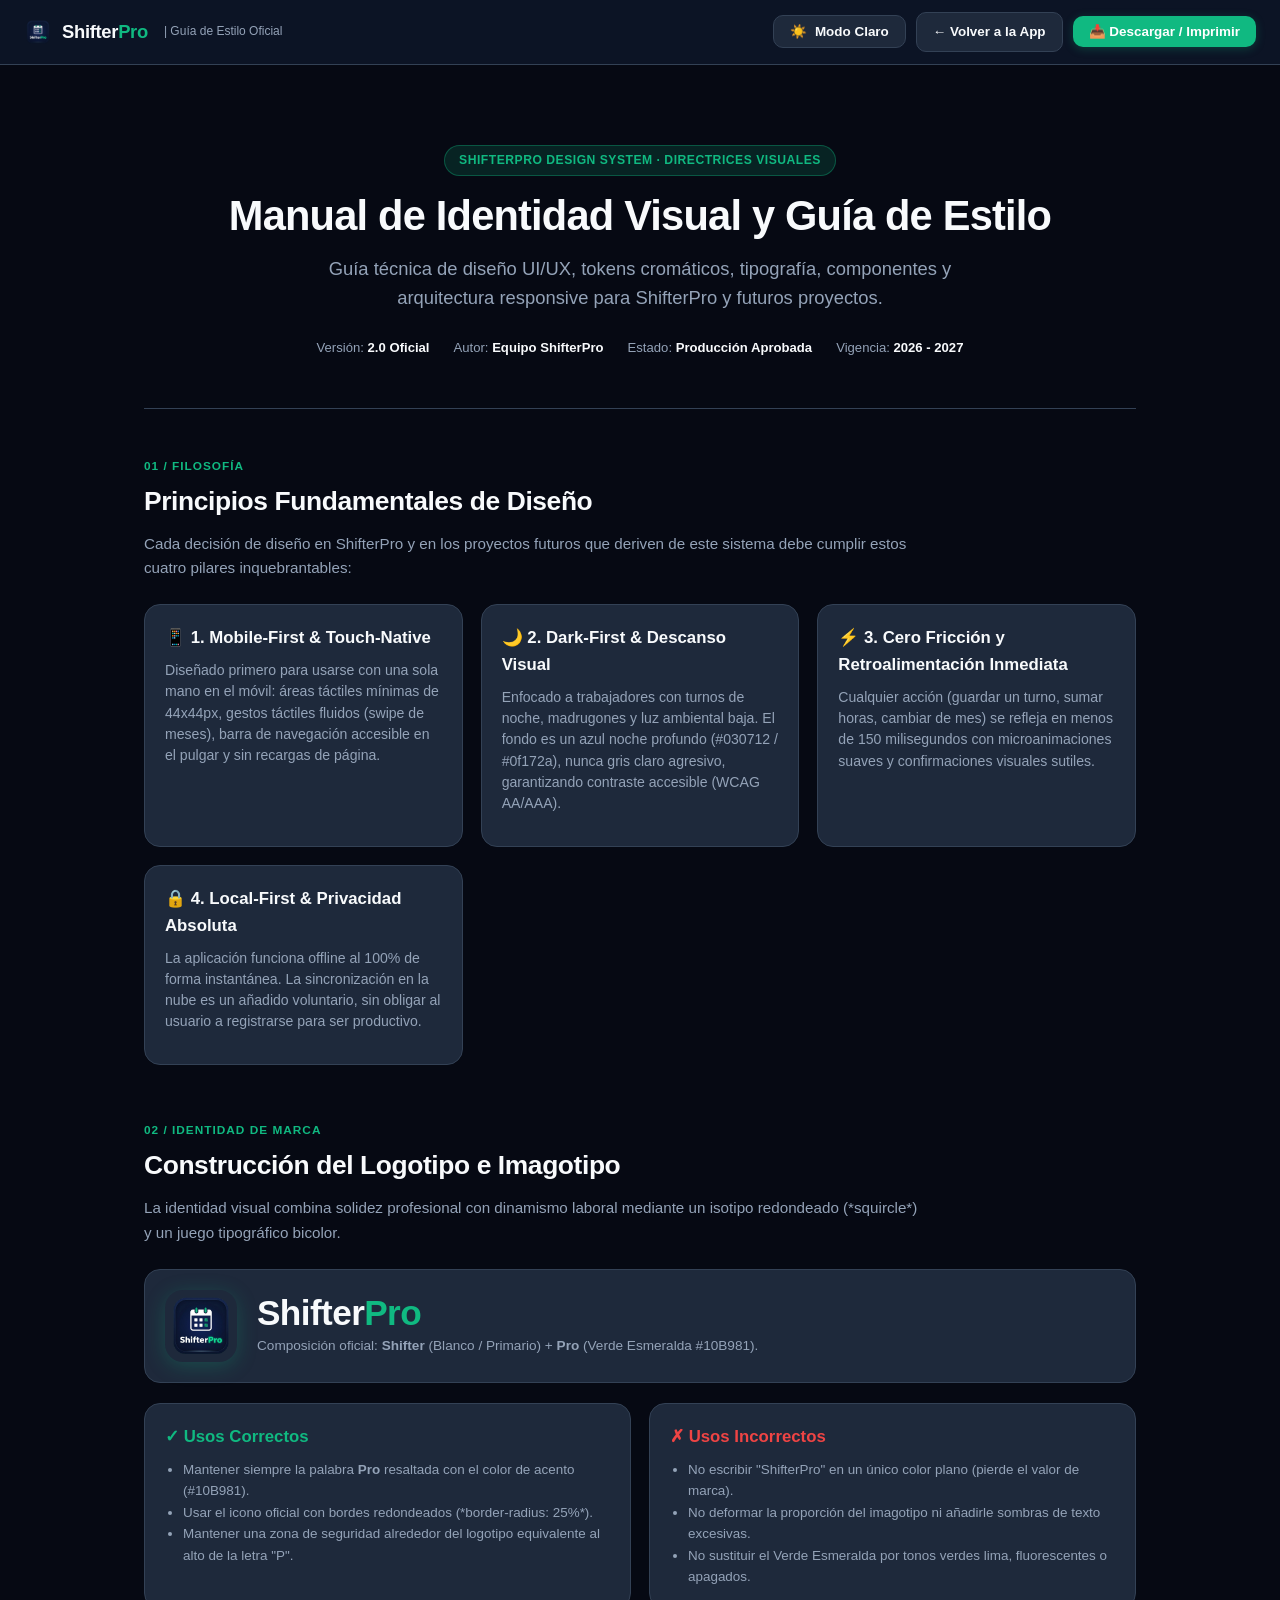
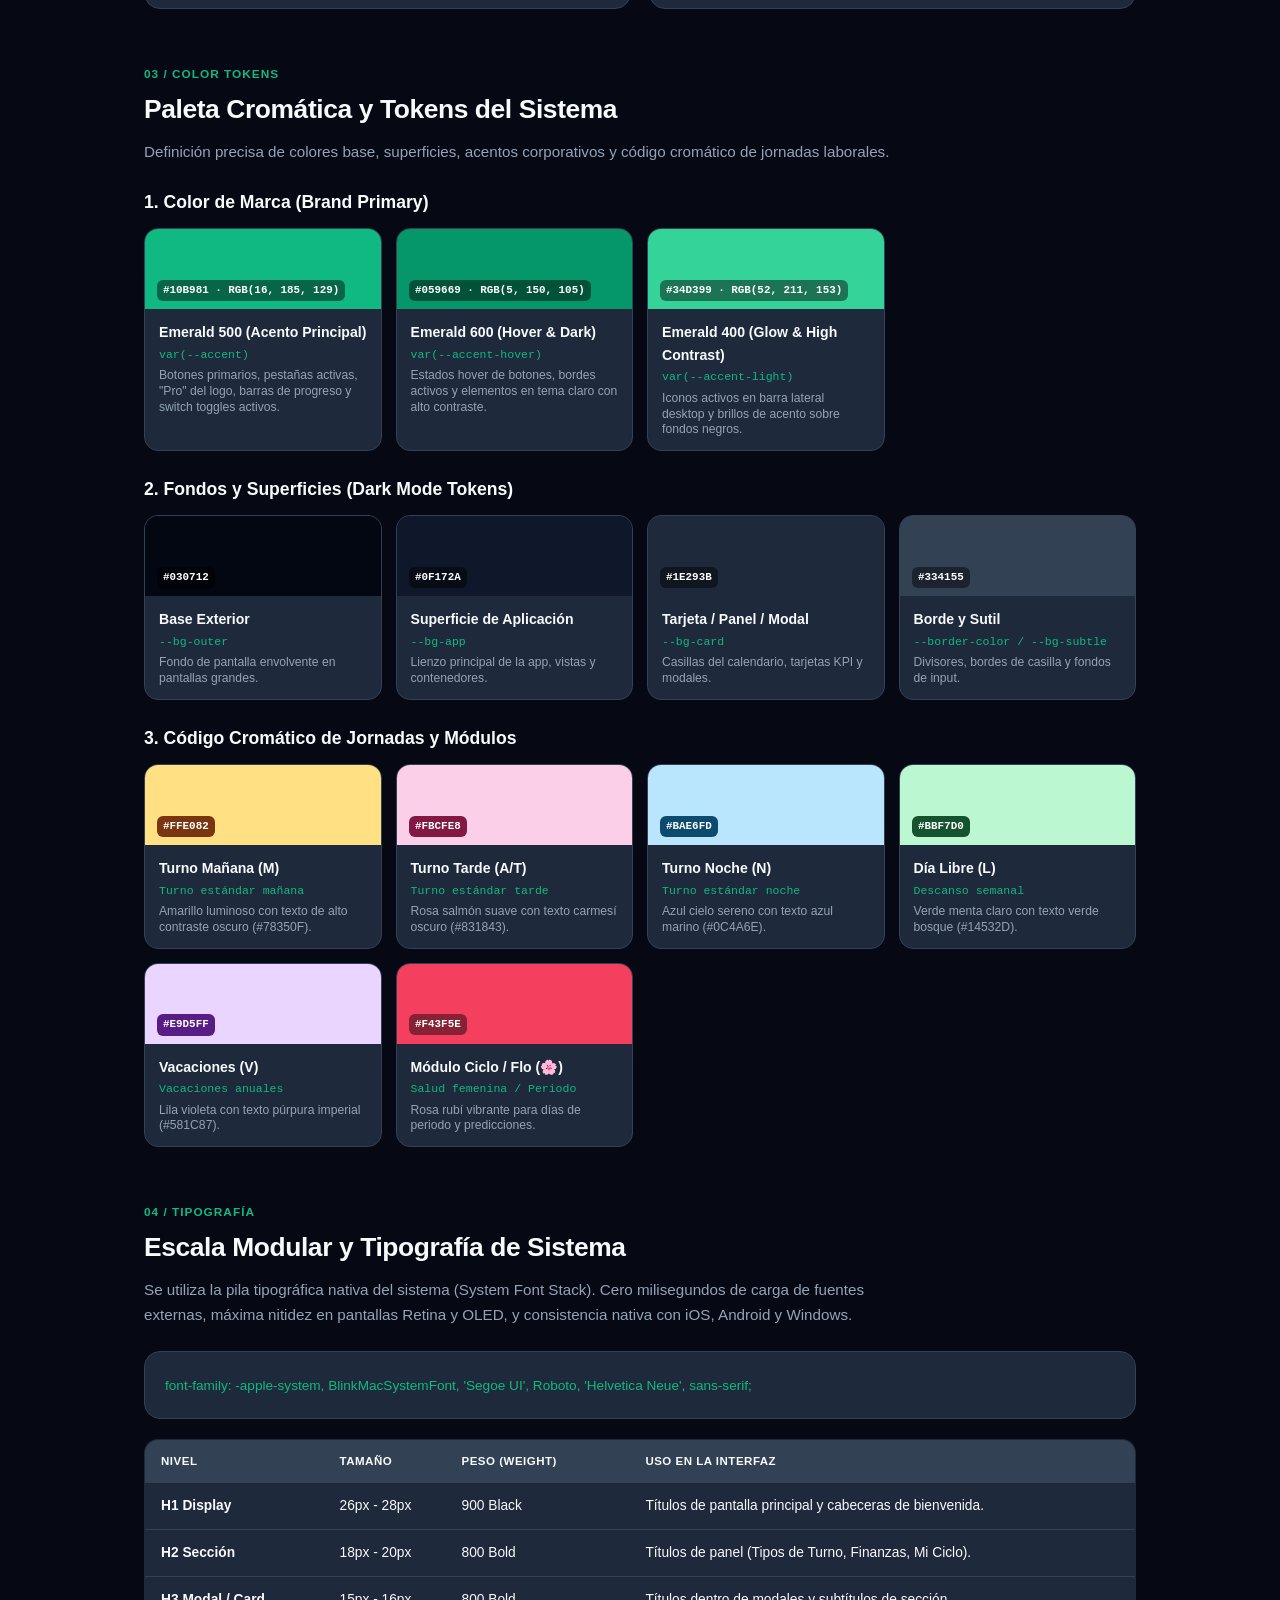
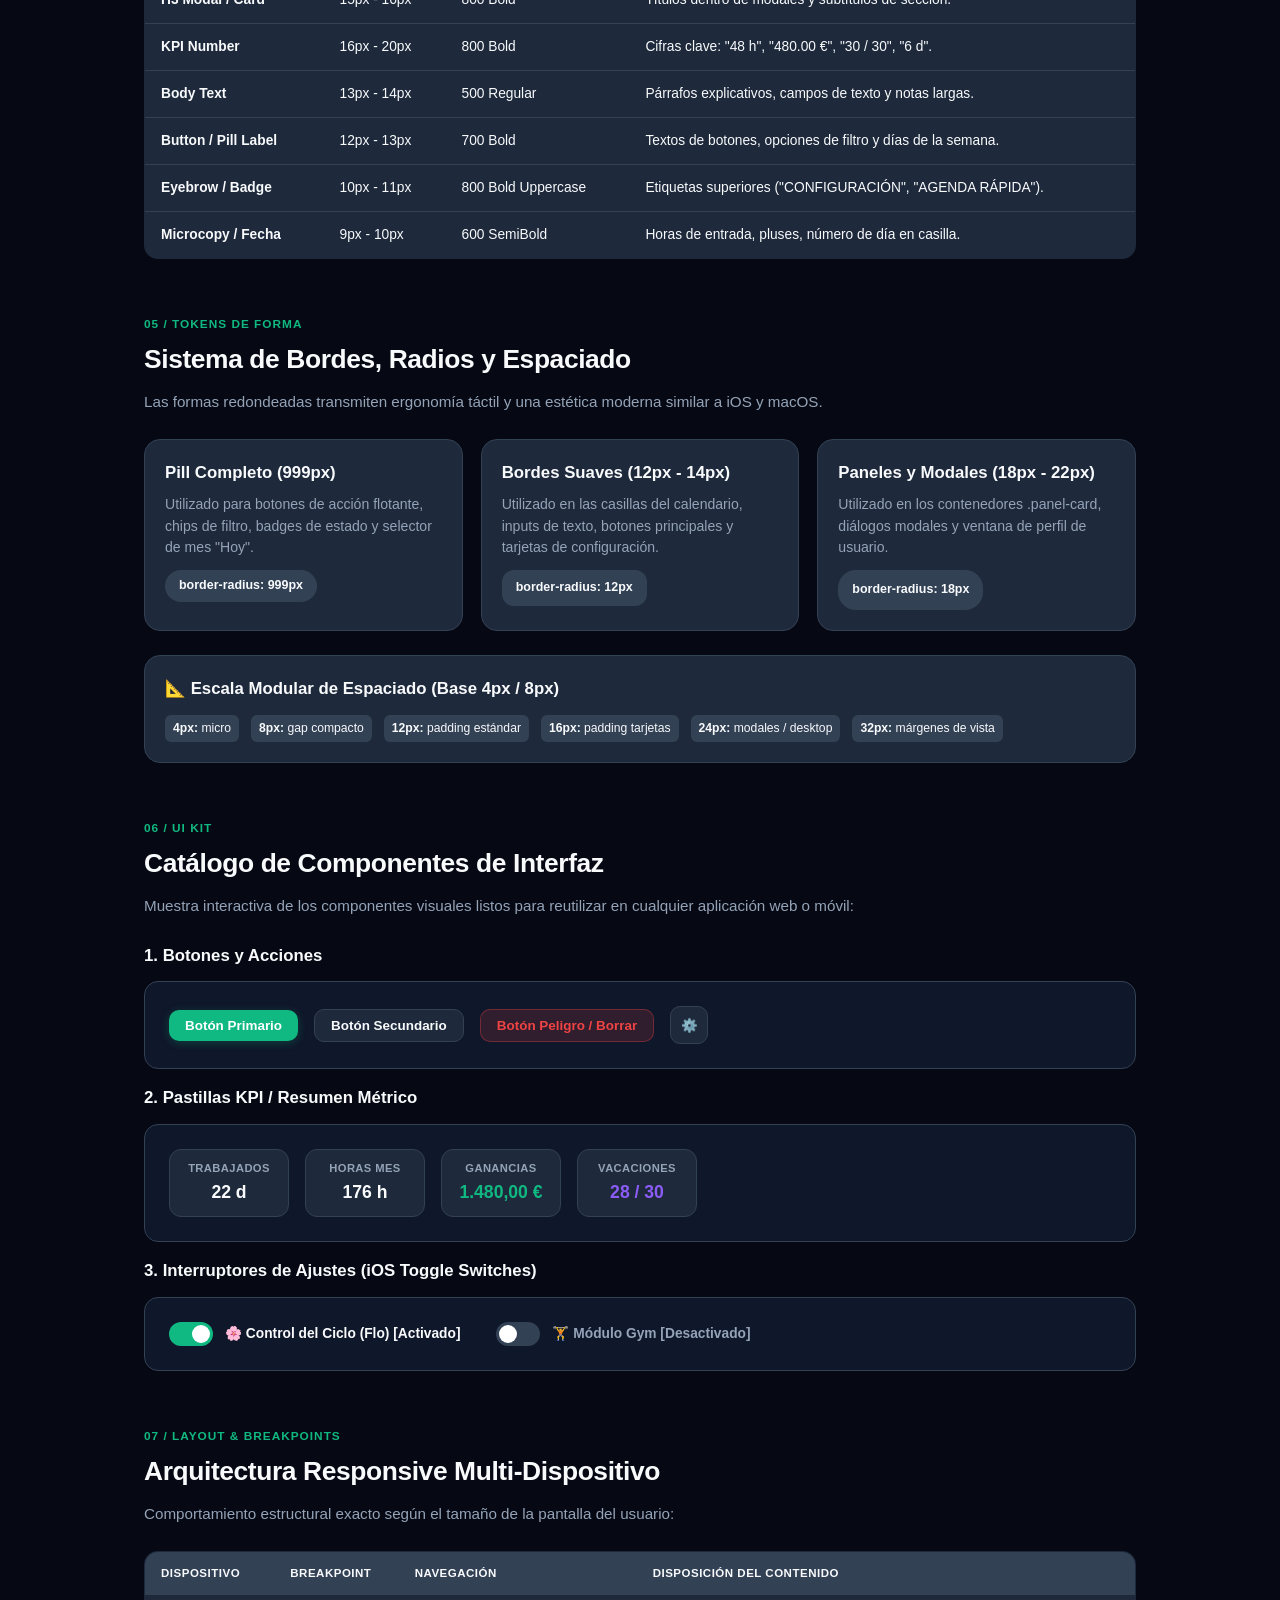
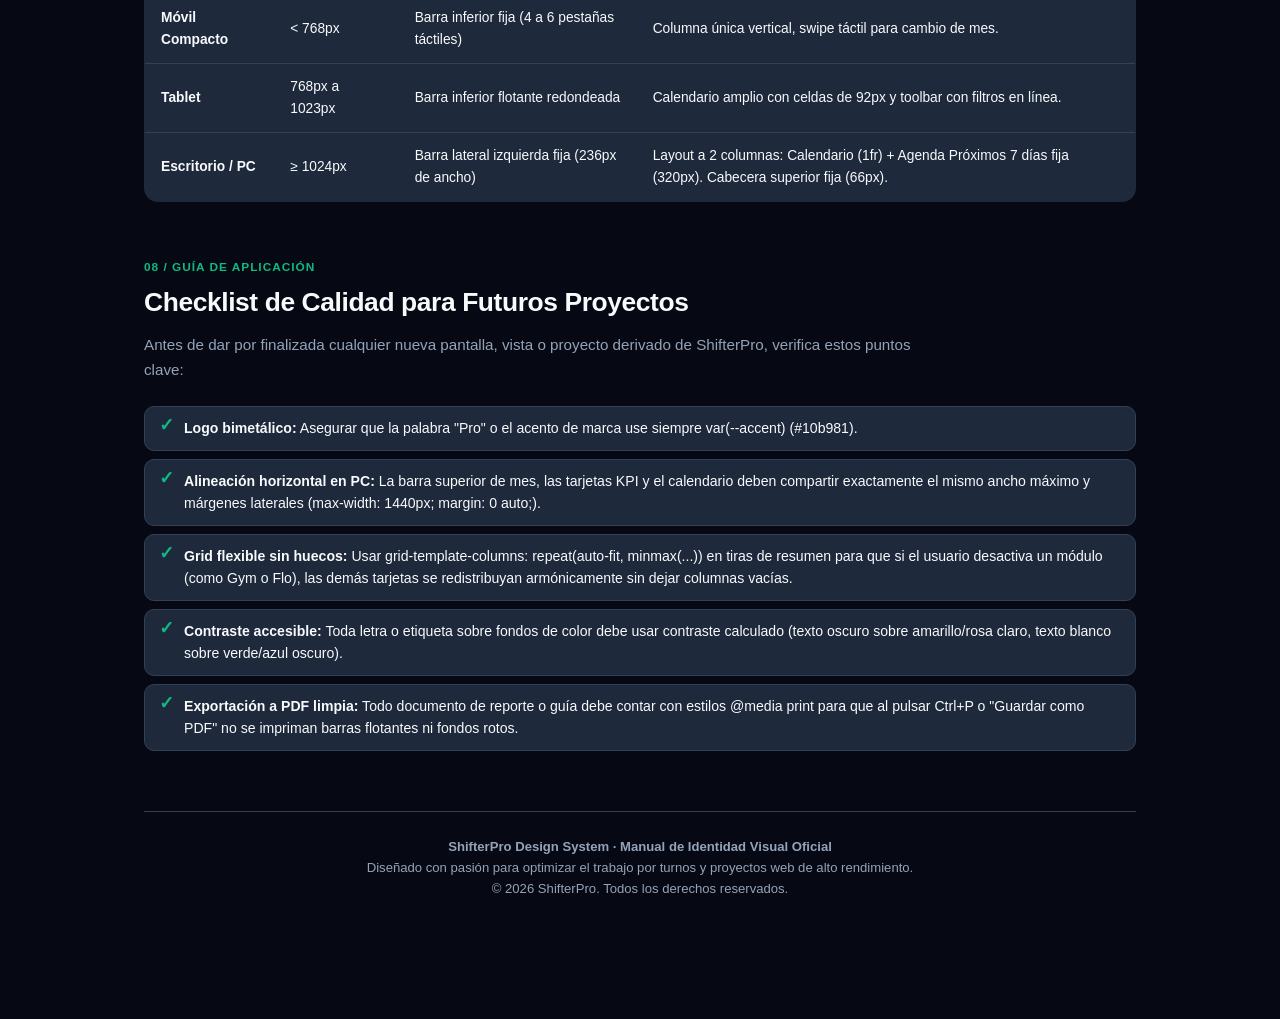
<file: guia-estilo.html>
<!DOCTYPE html>
<html lang="es" data-theme="dark">
<head>
    <meta charset="UTF-8">
    <meta name="viewport" content="width=device-width, initial-scale=1.0">
    <title>Guía de Estilo Oficial · ShifterPro Design System</title>
    <link rel="icon" type="image/png" href="icono.png">
    <style>
        :root {
            --font-family: -apple-system, BlinkMacSystemFont, 'Segoe UI', Roboto, Helvetica, Arial, sans-serif;
            
            /* Paleta Dark (Principal) */
            --bg-base: #060913;
            --bg-surface: #0f172a;
            --bg-card: #1e293b;
            --bg-subtle: #334155;
            --border: #334155;
            --text-main: #f8fafc;
            --text-muted: #94a3b8;
            
            /* Acentos de Marca */
            --accent: #10b981;
            --accent-hover: #059669;
            --accent-glow: rgba(16, 185, 129, 0.25);
            
            /* Colores Semánticos */
            --danger: #ef4444;
            --warning: #f59e0b;
            --info: #38bdf8;
            --purple: #8b5cf6;
            --pink: #f43f5e;
            
            /* Turnos */
            --shift-manana: #ffe082;
            --shift-tarde: #fbcfe8;
            --shift-noche: #bae6fd;
            --shift-vacaciones: #e9d5ff;
            --shift-libre: #bbf7d0;
        }

        :root[data-theme="light"] {
            --bg-base: #f1f5f9;
            --bg-surface: #f8fafc;
            --bg-card: #ffffff;
            --bg-subtle: #e2e8f0;
            --border: #cbd5e1;
            --text-main: #0f172a;
            --text-muted: #64748b;
            --accent: #10b981;
            --accent-hover: #047857;
            --accent-glow: rgba(16, 185, 129, 0.15);
        }

        * {
            box-sizing: border-box;
            margin: 0;
            padding: 0;
            font-family: var(--font-family);
        }

        body {
            background-color: var(--bg-base);
            color: var(--text-main);
            line-height: 1.6;
            padding-bottom: 80px;
            transition: background 0.2s ease, color 0.2s ease;
        }

        /* BARRA SUPERIOR FLOTANTE DE ACCIONES */
        .top-action-bar {
            position: sticky;
            top: 0;
            z-index: 999;
            background: rgba(15, 23, 42, 0.85);
            -webkit-backdrop-filter: blur(12px);
            backdrop-filter: blur(12px);
            border-bottom: 1px solid var(--border);
            padding: 12px 24px;
            display: flex;
            align-items: center;
            justify-content: space-between;
            gap: 16px;
        }

        :root[data-theme="light"] .top-action-bar {
            background: rgba(255, 255, 255, 0.9);
        }

        .top-action-bar__left {
            display: flex;
            align-items: center;
            gap: 10px;
        }

        .brand-title {
            font-size: 1.15rem;
            font-weight: 800;
            letter-spacing: -0.3px;
        }

        .brand-title span {
            color: var(--accent);
        }

        .btn-group {
            display: flex;
            align-items: center;
            gap: 10px;
        }

        .btn {
            display: inline-flex;
            align-items: center;
            gap: 8px;
            padding: 8px 16px;
            border-radius: 10px;
            font-size: 0.84rem;
            font-weight: 700;
            cursor: pointer;
            border: none;
            transition: all 0.15s ease;
            text-decoration: none;
        }

        .btn--primary {
            background: var(--accent);
            color: #ffffff;
            box-shadow: 0 2px 10px var(--accent-glow);
        }

        .btn--primary:hover {
            background: var(--accent-hover);
            transform: translateY(-1px);
        }

        .btn--outline {
            background: var(--bg-card);
            border: 1px solid var(--border);
            color: var(--text-main);
        }

        .btn--outline:hover {
            background: var(--bg-subtle);
        }

        /* CONTENEDOR PRINCIPAL */
        .doc-container {
            max-width: 1040px;
            margin: 0 auto;
            padding: 40px 24px;
        }

        /* PORTADA */
        .cover-header {
            text-align: center;
            padding: 40px 20px 50px;
            border-bottom: 1px solid var(--border);
            margin-bottom: 48px;
        }

        .cover-badge {
            display: inline-block;
            padding: 5px 14px;
            border-radius: 999px;
            background: rgba(16, 185, 129, 0.15);
            border: 1px solid rgba(16, 185, 129, 0.35);
            color: var(--accent);
            font-size: 0.76rem;
            font-weight: 800;
            text-transform: uppercase;
            letter-spacing: 0.5px;
            margin-bottom: 16px;
        }

        .cover-title {
            font-size: 2.6rem;
            font-weight: 900;
            line-height: 1.15;
            letter-spacing: -0.8px;
            margin-bottom: 14px;
        }

        .cover-title span {
            color: var(--accent);
        }

        .cover-subtitle {
            font-size: 1.15rem;
            color: var(--text-muted);
            max-width: 680px;
            margin: 0 auto 24px;
        }

        .metadata-strip {
            display: flex;
            justify-content: center;
            gap: 24px;
            font-size: 0.82rem;
            color: var(--text-muted);
            flex-wrap: wrap;
        }

        .metadata-item strong {
            color: var(--text-main);
        }

        /* SECCIONES Y CAPÍTULOS */
        .chapter {
            margin-bottom: 56px;
            scroll-margin-top: 80px;
        }

        .chapter__num {
            font-size: 0.74rem;
            font-weight: 800;
            color: var(--accent);
            text-transform: uppercase;
            letter-spacing: 1px;
            margin-bottom: 4px;
        }

        .chapter__title {
            font-size: 1.65rem;
            font-weight: 800;
            letter-spacing: -0.4px;
            margin-bottom: 10px;
            display: flex;
            align-items: center;
            gap: 10px;
        }

        .chapter__desc {
            font-size: 0.95rem;
            color: var(--text-muted);
            margin-bottom: 24px;
            max-width: 780px;
        }

        /* TARJETAS DE CONTENIDO */
        .card-grid {
            display: grid;
            grid-template-columns: repeat(auto-fit, minmax(280px, 1fr));
            gap: 18px;
            margin-bottom: 24px;
        }

        .panel-card {
            background: var(--bg-card);
            border: 1px solid var(--border);
            border-radius: 16px;
            padding: 20px;
            transition: all 0.15s ease;
        }

        .panel-card h4 {
            font-size: 1.05rem;
            font-weight: 800;
            margin-bottom: 8px;
            display: flex;
            align-items: center;
            gap: 8px;
        }

        .panel-card p {
            font-size: 0.88rem;
            color: var(--text-muted);
            margin-bottom: 12px;
            line-height: 1.5;
        }

        /* MUESTRAS DE COLOR */
        .color-palette-grid {
            display: grid;
            grid-template-columns: repeat(auto-fill, minmax(210px, 1fr));
            gap: 14px;
        }

        .color-card {
            background: var(--bg-card);
            border: 1px solid var(--border);
            border-radius: 14px;
            overflow: hidden;
        }

        .color-swatch {
            height: 80px;
            width: 100%;
            position: relative;
            display: flex;
            align-items: flex-end;
            padding: 8px 12px;
        }

        .color-swatch__badge {
            background: rgba(0, 0, 0, 0.45);
            -webkit-backdrop-filter: blur(4px);
            backdrop-filter: blur(4px);
            color: #ffffff;
            font-size: 0.68rem;
            font-weight: 700;
            padding: 2px 6px;
            border-radius: 6px;
            font-family: monospace;
        }

        .color-card__info {
            padding: 12px 14px;
        }

        .color-card__name {
            font-size: 0.88rem;
            font-weight: 800;
            color: var(--text-main);
            margin-bottom: 2px;
        }

        .color-card__token {
            font-size: 0.72rem;
            color: var(--accent);
            font-family: monospace;
            display: block;
            margin-bottom: 4px;
        }

        .color-card__use {
            font-size: 0.76rem;
            color: var(--text-muted);
            line-height: 1.3;
        }

        /* TABLA TIPOGRÁFICA */
        .spec-table {
            width: 100%;
            border-collapse: collapse;
            background: var(--bg-card);
            border: 1px solid var(--border);
            border-radius: 14px;
            overflow: hidden;
            margin-bottom: 20px;
        }

        .spec-table th, .spec-table td {
            padding: 12px 16px;
            text-align: left;
            border-bottom: 1px solid var(--border);
            font-size: 0.86rem;
        }

        .spec-table th {
            background: var(--bg-subtle);
            font-weight: 800;
            color: var(--text-main);
            text-transform: uppercase;
            font-size: 0.72rem;
            letter-spacing: 0.5px;
        }

        .spec-table tr:last-child td {
            border-bottom: none;
        }

        /* COMPONENTES EN VIVO */
        .component-demo-box {
            background: var(--bg-surface);
            border: 1px solid var(--border);
            border-radius: 14px;
            padding: 24px;
            display: flex;
            align-items: center;
            gap: 16px;
            flex-wrap: wrap;
            margin-bottom: 16px;
        }

        .kpi-pill {
            background: var(--bg-card);
            border: 1px solid var(--border);
            border-radius: 12px;
            padding: 10px 16px;
            display: inline-flex;
            flex-direction: column;
            align-items: center;
            min-width: 120px;
        }

        .kpi-pill__lbl {
            font-size: 0.7rem;
            font-weight: 700;
            color: var(--text-muted);
            text-transform: uppercase;
            letter-spacing: 0.4px;
        }

        .kpi-pill__val {
            font-size: 1.1rem;
            font-weight: 800;
            color: var(--text-main);
        }

        /* TOGGLE SWITCH ESTILO IOS */
        .demo-switch {
            position: relative;
            display: inline-block;
            width: 44px;
            height: 24px;
        }

        .demo-switch input { opacity: 0; width: 0; height: 0; }

        .demo-slider {
            position: absolute; cursor: pointer; top: 0; left: 0; right: 0; bottom: 0;
            background-color: var(--border);
            transition: .25s ease;
            border-radius: 999px;
        }

        .demo-slider:before {
            position: absolute; content: ""; height: 18px; width: 18px; left: 3px; bottom: 3px;
            background-color: #ffffff;
            transition: .25s ease;
            border-radius: 50%;
        }

        .demo-switch input:checked + .demo-slider { background-color: var(--accent); }
        .demo-switch input:checked + .demo-slider:before { transform: translateX(20px); }

        /* CHECKLIST */
        .checklist-item {
            display: flex;
            align-items: flex-start;
            gap: 10px;
            padding: 10px 14px;
            background: var(--bg-card);
            border: 1px solid var(--border);
            border-radius: 10px;
            margin-bottom: 8px;
            font-size: 0.88rem;
        }

        .checklist-item span {
            color: var(--accent);
            font-weight: 800;
            line-height: 1;
            font-size: 1.1rem;
        }

        /* FOOTER DEL DOCUMENTO */
        .doc-footer {
            margin-top: 60px;
            padding-top: 24px;
            border-top: 1px solid var(--border);
            text-align: center;
            font-size: 0.82rem;
            color: var(--text-muted);
        }

        /* MODAL DE SELECCIÓN: DESCARGAR PDF O IMPRIMIR */
        .export-modal-backdrop {
            position: fixed;
            top: 0;
            left: 0;
            width: 100vw;
            height: 100vh;
            background: rgba(10, 15, 29, 0.78);
            backdrop-filter: blur(6px);
            -webkit-backdrop-filter: blur(6px);
            z-index: 9999;
            display: none;
            align-items: center;
            justify-content: center;
            padding: 16px;
            box-sizing: border-box;
        }

        .export-modal-backdrop.is-open {
            display: flex;
            animation: fadeInExportModal 0.2s cubic-bezier(0.16, 1, 0.3, 1);
        }

        @keyframes fadeInExportModal {
            from { opacity: 0; transform: scale(0.96); }
            to { opacity: 1; transform: scale(1); }
        }

        .export-modal-card {
            background: var(--bg-card);
            border: 1px solid var(--border);
            border-radius: 18px;
            max-width: 520px;
            width: 100%;
            box-shadow: 0 20px 45px rgba(0, 0, 0, 0.5);
            overflow: hidden;
            display: flex;
            flex-direction: column;
        }

        .export-modal-header {
            display: flex;
            align-items: flex-start;
            justify-content: space-between;
            padding: 20px 24px 16px;
            border-bottom: 1px solid var(--border);
        }

        .export-modal-close {
            background: transparent;
            border: none;
            color: var(--text-muted);
            font-size: 1.5rem;
            cursor: pointer;
            line-height: 1;
            padding: 4px 8px;
            border-radius: 8px;
            transition: color 0.15s, background 0.15s;
        }

        .export-modal-close:hover {
            color: var(--text-main);
            background: var(--bg-subtle);
        }

        .export-modal-body {
            padding: 20px 24px;
            display: flex;
            flex-direction: column;
            gap: 14px;
        }

        .export-choice-card {
            display: flex;
            align-items: center;
            gap: 16px;
            padding: 16px 18px;
            background: var(--bg-subtle);
            border: 1.5px solid var(--border);
            border-radius: 14px;
            cursor: pointer;
            text-decoration: none;
            color: inherit;
            text-align: left;
            transition: all 0.2s ease;
            font-family: inherit;
            width: 100%;
            box-sizing: border-box;
        }

        .export-choice-card:hover {
            border-color: var(--accent);
            background: rgba(16, 185, 129, 0.08);
            transform: translateY(-2px);
            box-shadow: 0 4px 14px rgba(0, 0, 0, 0.15);
        }

        .export-choice-card--primary {
            border-color: rgba(16, 185, 129, 0.5);
        }

        .export-choice-icon {
            font-size: 2rem;
            line-height: 1;
            flex-shrink: 0;
        }

        .export-choice-content {
            flex: 1;
        }

        .export-choice-title {
            font-size: 1rem;
            font-weight: 800;
            color: var(--text-main);
            display: flex;
            align-items: center;
            gap: 8px;
        }

        .export-choice-badge {
            background: var(--accent);
            color: #ffffff;
            font-size: 0.65rem;
            font-weight: 800;
            text-transform: uppercase;
            letter-spacing: 0.5px;
            padding: 2px 7px;
            border-radius: 999px;
        }

        .export-choice-desc {
            font-size: 0.8rem;
            color: var(--text-muted);
            margin-top: 4px;
            line-height: 1.35;
        }

        .export-choice-arrow {
            font-size: 1.2rem;
            color: var(--accent);
            font-weight: bold;
            flex-shrink: 0;
            transition: transform 0.2s;
        }

        .export-choice-card:hover .export-choice-arrow {
            transform: translateX(4px);
        }

        .export-modal-footer {
            display: flex;
            justify-content: flex-end;
            padding: 12px 24px 16px;
            border-top: 1px solid var(--border);
            background: rgba(0, 0, 0, 0.04);
        }

        /* RESPONSIVE BARRA SUPERIOR */
        @media (max-width: 640px) {
            .top-action-bar {
                padding: 10px 14px;
                flex-wrap: wrap;
            }
            .top-action-bar__left {
                width: 100%;
                justify-content: space-between;
            }
            .btn-group {
                width: 100%;
                justify-content: space-between;
            }
            .btn {
                flex: 1;
                justify-content: center;
                padding: 8px 10px;
                font-size: 0.78rem;
            }
        }

        /* REGLAS EXCLUSIVAS PARA IMPRESIÓN Y EXPORTACIÓN A PDF */
        @media print {
            @page {
                size: A4 portrait;
                margin: 14mm 14mm 16mm 14mm;
            }

            body {
                background-color: #ffffff !important;
                color: #0f172a !important;
                padding-bottom: 0 !important;
                -webkit-print-color-adjust: exact !important;
                print-color-adjust: exact !important;
            }

            .top-action-bar,
            .export-modal-backdrop {
                display: none !important;
            }

            .doc-container {
                max-width: 100% !important;
                padding: 0 !important;
            }

            .cover-header {
                padding-top: 10px;
                margin-bottom: 24px;
                border-bottom: 2px solid #0f172a;
            }

            .cover-title {
                font-size: 2.2rem;
                color: #0f172a !important;
            }

            .cover-title span {
                color: #059669 !important;
            }

            .cover-badge {
                border-color: #059669 !important;
                color: #059669 !important;
                background: #ecfdf5 !important;
            }

            .chapter {
                page-break-inside: avoid;
                margin-bottom: 30px;
            }

            .chapter--pagebreak {
                page-break-before: always;
            }

            .panel-card, .color-card, .spec-table, .checklist-item, .component-demo-box {
                background: #ffffff !important;
                border: 1px solid #cbd5e1 !important;
                color: #0f172a !important;
                box-shadow: none !important;
            }

            .panel-card p, .chapter__desc, .color-card__use, .cover-subtitle, .spec-table td {
                color: #475569 !important;
            }

            .spec-table th {
                background: #f1f5f9 !important;
                color: #0f172a !important;
            }

            .color-card {
                page-break-inside: avoid;
            }

            .color-swatch {
                border-bottom: 1px solid #e2e8f0;
            }

            .color-swatch__badge {
                background: #ffffff !important;
                color: #0f172a !important;
                border: 1px solid #94a3b8;
            }

            .doc-footer {
                page-break-after: avoid;
            }
        }
    </style>
</head>
<body>

    <!-- BARRA SUPERIOR PARA INTERACCIÓN Y EXPORTACIÓN -->
    <header class="top-action-bar">
        <div class="top-action-bar__left">
            <img src="icono.png" alt="ShifterPro" style="width: 28px; height: 28px; border-radius: 7px; object-fit: cover;">
            <div class="brand-title">Shifter<span>Pro</span></div>
            <span style="font-size: 0.75rem; color: var(--text-muted); margin-left: 6px;">| Guía de Estilo Oficial</span>
        </div>
        <div class="btn-group">
            <button type="button" class="btn btn--outline" id="btnToggleGuideTheme" title="Alternar modo claro / oscuro">
                <span id="themeBtnIcon">☀️</span> Modo Claro
            </button>
            <a href="index.html" class="btn btn--outline">
                ← Volver a la App
            </a>
            <button type="button" class="btn btn--primary" id="btnOpenExportModal" title="Opciones para descargar archivo PDF o imprimir">
                📥 Descargar / Imprimir
            </button>
        </div>
    </header>

    <!-- MODAL DE ELECCIÓN: DESCARGAR ARCHIVO PDF O IMPRIMIR -->
    <div id="exportChoiceModal" class="export-modal-backdrop" aria-hidden="true">
        <div class="export-modal-card" role="dialog" aria-modal="true" aria-labelledby="exportModalTitle">
            <div class="export-modal-header">
                <div>
                    <h3 id="exportModalTitle" style="margin: 0; font-size: 1.15rem; font-weight: 800; color: var(--text-main);">
                        📄 Exportar Guía de Estilo
                    </h3>
                    <p style="margin: 4px 0 0; font-size: 0.82rem; color: var(--text-muted);">
                        ¿Cómo deseas obtener este documento?
                    </p>
                </div>
                <button type="button" class="export-modal-close" id="btnCloseExportModal" aria-label="Cerrar modal">&times;</button>
            </div>

            <div class="export-modal-body">
                <!-- OPCION 1: DESCARGAR ARCHIVO PDF OFICIAL -->
                <a href="Guia_de_Estilo_ShifterPro.pdf" download="Guia_de_Estilo_ShifterPro.pdf" class="export-choice-card export-choice-card--primary" id="btnDownloadPdfChoice">
                    <div class="export-choice-icon">📥</div>
                    <div class="export-choice-content">
                        <div class="export-choice-title">
                            Descargar archivo PDF
                            <span class="export-choice-badge">Recomendado</span>
                        </div>
                        <div class="export-choice-desc">
                            Descarga directa del documento PDF oficial ya maquetado y con diseño de alta resolución (953 KB), listo para guardar o consultar offline.
                        </div>
                    </div>
                    <div class="export-choice-arrow">➔</div>
                </a>

                <!-- OPCION 2: IMPRIMIR DOCUMENTO / DIALOGO NATIVO -->
                <button type="button" class="export-choice-card" id="btnPrintChoice">
                    <div class="export-choice-icon">🖨️</div>
                    <div class="export-choice-content">
                        <div class="export-choice-title">
                            Imprimir documento
                        </div>
                        <div class="export-choice-desc">
                            Abre la ventana de impresión de tu navegador para imprimir en papel físico o elegir tu propia impresora.
                        </div>
                    </div>
                    <div class="export-choice-arrow">➔</div>
                </button>
            </div>

            <div class="export-modal-footer">
                <button type="button" class="btn btn--outline" id="btnCancelExportModal">Cancelar</button>
            </div>
        </div>
    </div>

    <div class="doc-container">

        <!-- PORTADA OFICIAL -->
        <div class="cover-header">
            <span class="cover-badge">ShifterPro Design System · Directrices Visuales</span>
            <h1 class="cover-title">Manual de Identidad Visual y Guía de Estilo</h1>
            <p class="cover-subtitle">
                Guía técnica de diseño UI/UX, tokens cromáticos, tipografía, componentes y arquitectura responsive para ShifterPro y futuros proyectos.
            </p>
            <div class="metadata-strip">
                <div class="metadata-item">Versión: <strong>2.0 Oficial</strong></div>
                <div class="metadata-item">Autor: <strong>Equipo ShifterPro</strong></div>
                <div class="metadata-item">Estado: <strong>Producción Aprobada</strong></div>
                <div class="metadata-item">Vigencia: <strong>2026 - 2027</strong></div>
            </div>
        </div>

        <!-- CAPÍTULO 1: PRINCIPIOS DE DISEÑO -->
        <section class="chapter">
            <div class="chapter__num">01 / FILOSOFÍA</div>
            <h2 class="chapter__title">Principios Fundamentales de Diseño</h2>
            <p class="chapter__desc">
                Cada decisión de diseño en ShifterPro y en los proyectos futuros que deriven de este sistema debe cumplir estos cuatro pilares inquebrantables:
            </p>

            <div class="card-grid">
                <div class="panel-card">
                    <h4>📱 1. Mobile-First & Touch-Native</h4>
                    <p>Diseñado primero para usarse con una sola mano en el móvil: áreas táctiles mínimas de 44x44px, gestos táctiles fluidos (swipe de meses), barra de navegación accesible en el pulgar y sin recargas de página.</p>
                </div>
                <div class="panel-card">
                    <h4>🌙 2. Dark-First & Descanso Visual</h4>
                    <p>Enfocado a trabajadores con turnos de noche, madrugones y luz ambiental baja. El fondo es un azul noche profundo (#030712 / #0f172a), nunca gris claro agresivo, garantizando contraste accesible (WCAG AA/AAA).</p>
                </div>
                <div class="panel-card">
                    <h4>⚡ 3. Cero Fricción y Retroalimentación Inmediata</h4>
                    <p>Cualquier acción (guardar un turno, sumar horas, cambiar de mes) se refleja en menos de 150 milisegundos con microanimaciones suaves y confirmaciones visuales sutiles.</p>
                </div>
                <div class="panel-card">
                    <h4>🔒 4. Local-First & Privacidad Absoluta</h4>
                    <p>La aplicación funciona offline al 100% de forma instantánea. La sincronización en la nube es un añadido voluntario, sin obligar al usuario a registrarse para ser productivo.</p>
                </div>
            </div>
        </section>

        <!-- CAPÍTULO 2: LOGO E IDENTIDAD -->
        <section class="chapter chapter--pagebreak">
            <div class="chapter__num">02 / IDENTIDAD DE MARCA</div>
            <h2 class="chapter__title">Construcción del Logotipo e Imagotipo</h2>
            <p class="chapter__desc">
                La identidad visual combina solidez profesional con dinamismo laboral mediante un isotipo redondeado (*squircle*) y un juego tipográfico bicolor.
            </p>

            <div class="panel-card" style="margin-bottom: 20px;">
                <div style="display: flex; align-items: center; gap: 20px; flex-wrap: wrap;">
                    <img src="icono.png" alt="ShifterPro" style="width: 72px; height: 72px; border-radius: 18px; box-shadow: 0 4px 20px rgba(16, 185, 129, 0.25);">
                    <div>
                        <div style="font-size: 2.2rem; font-weight: 900; letter-spacing: -0.6px; line-height: 1;">
                            Shifter<span style="color: var(--accent);">Pro</span>
                        </div>
                        <p style="margin: 6px 0 0; font-size: 0.85rem; color: var(--text-muted);">
                            Composición oficial: <strong>Shifter</strong> (Blanco / Primario) + <strong>Pro</strong> (Verde Esmeralda <code>#10B981</code>).
                        </p>
                    </div>
                </div>
            </div>

            <div class="card-grid">
                <div class="panel-card">
                    <h4 style="color: var(--accent);">✓ Usos Correctos</h4>
                    <ul style="font-size: 0.84rem; color: var(--text-muted); padding-left: 18px; line-height: 1.6;">
                        <li>Mantener siempre la palabra <strong>Pro</strong> resaltada con el color de acento (#10B981).</li>
                        <li>Usar el icono oficial con bordes redondeados (*border-radius: 25%*).</li>
                        <li>Mantener una zona de seguridad alrededor del logotipo equivalente al alto de la letra "P".</li>
                    </ul>
                </div>
                <div class="panel-card">
                    <h4 style="color: var(--danger);">✗ Usos Incorrectos</h4>
                    <ul style="font-size: 0.84rem; color: var(--text-muted); padding-left: 18px; line-height: 1.6;">
                        <li>No escribir "ShifterPro" en un único color plano (pierde el valor de marca).</li>
                        <li>No deformar la proporción del imagotipo ni añadirle sombras de texto excesivas.</li>
                        <li>No sustituir el Verde Esmeralda por tonos verdes lima, fluorescentes o apagados.</li>
                    </ul>
                </div>
            </div>
        </section>

        <!-- CAPÍTULO 3: PALETA DE COLORES -->
        <section class="chapter chapter--pagebreak">
            <div class="chapter__num">03 / COLOR TOKENS</div>
            <h2 class="chapter__title">Paleta Cromática y Tokens del Sistema</h2>
            <p class="chapter__desc">
                Definición precisa de colores base, superficies, acentos corporativos y código cromático de jornadas laborales.
            </p>

            <h3 style="font-size: 1.1rem; font-weight: 800; margin-bottom: 12px;">1. Color de Marca (Brand Primary)</h3>
            <div class="color-palette-grid" style="margin-bottom: 24px;">
                <div class="color-card">
                    <div class="color-swatch" style="background: #10b981;">
                        <span class="color-swatch__badge">#10B981 · RGB(16, 185, 129)</span>
                    </div>
                    <div class="color-card__info">
                        <div class="color-card__name">Emerald 500 (Acento Principal)</div>
                        <span class="color-card__token">var(--accent)</span>
                        <p class="color-card__use">Botones primarios, pestañas activas, "Pro" del logo, barras de progreso y switch toggles activos.</p>
                    </div>
                </div>

                <div class="color-card">
                    <div class="color-swatch" style="background: #059669;">
                        <span class="color-swatch__badge">#059669 · RGB(5, 150, 105)</span>
                    </div>
                    <div class="color-card__info">
                        <div class="color-card__name">Emerald 600 (Hover & Dark)</div>
                        <span class="color-card__token">var(--accent-hover)</span>
                        <p class="color-card__use">Estados hover de botones, bordes activos y elementos en tema claro con alto contraste.</p>
                    </div>
                </div>

                <div class="color-card">
                    <div class="color-swatch" style="background: #34d399;">
                        <span class="color-swatch__badge">#34D399 · RGB(52, 211, 153)</span>
                    </div>
                    <div class="color-card__info">
                        <div class="color-card__name">Emerald 400 (Glow & High Contrast)</div>
                        <span class="color-card__token">var(--accent-light)</span>
                        <p class="color-card__use">Iconos activos en barra lateral desktop y brillos de acento sobre fondos negros.</p>
                    </div>
                </div>
            </div>

            <h3 style="font-size: 1.1rem; font-weight: 800; margin-bottom: 12px;">2. Fondos y Superficies (Dark Mode Tokens)</h3>
            <div class="color-palette-grid" style="margin-bottom: 24px;">
                <div class="color-card">
                    <div class="color-swatch" style="background: #030712;">
                        <span class="color-swatch__badge">#030712</span>
                    </div>
                    <div class="color-card__info">
                        <div class="color-card__name">Base Exterior</div>
                        <span class="color-card__token">--bg-outer</span>
                        <p class="color-card__use">Fondo de pantalla envolvente en pantallas grandes.</p>
                    </div>
                </div>

                <div class="color-card">
                    <div class="color-swatch" style="background: #0f172a;">
                        <span class="color-swatch__badge">#0F172A</span>
                    </div>
                    <div class="color-card__info">
                        <div class="color-card__name">Superficie de Aplicación</div>
                        <span class="color-card__token">--bg-app</span>
                        <p class="color-card__use">Lienzo principal de la app, vistas y contenedores.</p>
                    </div>
                </div>

                <div class="color-card">
                    <div class="color-swatch" style="background: #1e293b;">
                        <span class="color-swatch__badge">#1E293B</span>
                    </div>
                    <div class="color-card__info">
                        <div class="color-card__name">Tarjeta / Panel / Modal</div>
                        <span class="color-card__token">--bg-card</span>
                        <p class="color-card__use">Casillas del calendario, tarjetas KPI y modales.</p>
                    </div>
                </div>

                <div class="color-card">
                    <div class="color-swatch" style="background: #334155;">
                        <span class="color-swatch__badge">#334155</span>
                    </div>
                    <div class="color-card__info">
                        <div class="color-card__name">Borde y Sutil</div>
                        <span class="color-card__token">--border-color / --bg-subtle</span>
                        <p class="color-card__use">Divisores, bordes de casilla y fondos de input.</p>
                    </div>
                </div>
            </div>

            <h3 style="font-size: 1.1rem; font-weight: 800; margin-bottom: 12px;">3. Código Cromático de Jornadas y Módulos</h3>
            <div class="color-palette-grid">
                <div class="color-card">
                    <div class="color-swatch" style="background: #ffe082; color: #78350f;">
                        <span class="color-swatch__badge" style="background:#78350f; color:#fff;">#FFE082</span>
                    </div>
                    <div class="color-card__info">
                        <div class="color-card__name">Turno Mañana (M)</div>
                        <span class="color-card__token">Turno estándar mañana</span>
                        <p class="color-card__use">Amarillo luminoso con texto de alto contraste oscuro (#78350F).</p>
                    </div>
                </div>

                <div class="color-card">
                    <div class="color-swatch" style="background: #fbcfe8; color: #831843;">
                        <span class="color-swatch__badge" style="background:#831843; color:#fff;">#FBCFE8</span>
                    </div>
                    <div class="color-card__info">
                        <div class="color-card__name">Turno Tarde (A/T)</div>
                        <span class="color-card__token">Turno estándar tarde</span>
                        <p class="color-card__use">Rosa salmón suave con texto carmesí oscuro (#831843).</p>
                    </div>
                </div>

                <div class="color-card">
                    <div class="color-swatch" style="background: #bae6fd; color: #0c4a6e;">
                        <span class="color-swatch__badge" style="background:#0c4a6e; color:#fff;">#BAE6FD</span>
                    </div>
                    <div class="color-card__info">
                        <div class="color-card__name">Turno Noche (N)</div>
                        <span class="color-card__token">Turno estándar noche</span>
                        <p class="color-card__use">Azul cielo sereno con texto azul marino (#0C4A6E).</p>
                    </div>
                </div>

                <div class="color-card">
                    <div class="color-swatch" style="background: #bbf7d0; color: #14532d;">
                        <span class="color-swatch__badge" style="background:#14532d; color:#fff;">#BBF7D0</span>
                    </div>
                    <div class="color-card__info">
                        <div class="color-card__name">Día Libre (L)</div>
                        <span class="color-card__token">Descanso semanal</span>
                        <p class="color-card__use">Verde menta claro con texto verde bosque (#14532D).</p>
                    </div>
                </div>

                <div class="color-card">
                    <div class="color-swatch" style="background: #e9d5ff; color: #581c87;">
                        <span class="color-swatch__badge" style="background:#581c87; color:#fff;">#E9D5FF</span>
                    </div>
                    <div class="color-card__info">
                        <div class="color-card__name">Vacaciones (V)</div>
                        <span class="color-card__token">Vacaciones anuales</span>
                        <p class="color-card__use">Lila violeta con texto púrpura imperial (#581C87).</p>
                    </div>
                </div>

                <div class="color-card">
                    <div class="color-swatch" style="background: #f43f5e; color: #ffffff;">
                        <span class="color-swatch__badge">#F43F5E</span>
                    </div>
                    <div class="color-card__info">
                        <div class="color-card__name">Módulo Ciclo / Flo (🌸)</div>
                        <span class="color-card__token">Salud femenina / Periodo</span>
                        <p class="color-card__use">Rosa rubí vibrante para días de periodo y predicciones.</p>
                    </div>
                </div>
            </div>
        </section>

        <!-- CAPÍTULO 4: TIPOGRAFÍA -->
        <section class="chapter chapter--pagebreak">
            <div class="chapter__num">04 / TIPOGRAFÍA</div>
            <h2 class="chapter__title">Escala Modular y Tipografía de Sistema</h2>
            <p class="chapter__desc">
                Se utiliza la pila tipográfica nativa del sistema (System Font Stack). Cero milisegundos de carga de fuentes externas, máxima nitidez en pantallas Retina y OLED, y consistencia nativa con iOS, Android y Windows.
            </p>

            <div class="panel-card" style="margin-bottom: 20px;">
                <code style="font-size: 0.85rem; color: var(--accent);">
                    font-family: -apple-system, BlinkMacSystemFont, 'Segoe UI', Roboto, 'Helvetica Neue', sans-serif;
                </code>
            </div>

            <table class="spec-table">
                <thead>
                    <tr>
                        <th>Nivel</th>
                        <th>Tamaño</th>
                        <th>Peso (Weight)</th>
                        <th>Uso en la Interfaz</th>
                    </tr>
                </thead>
                <tbody>
                    <tr>
                        <td><strong>H1 Display</strong></td>
                        <td>26px - 28px</td>
                        <td>900 Black</td>
                        <td>Títulos de pantalla principal y cabeceras de bienvenida.</td>
                    </tr>
                    <tr>
                        <td><strong>H2 Sección</strong></td>
                        <td>18px - 20px</td>
                        <td>800 Bold</td>
                        <td>Títulos de panel (Tipos de Turno, Finanzas, Mi Ciclo).</td>
                    </tr>
                    <tr>
                        <td><strong>H3 Modal / Card</strong></td>
                        <td>15px - 16px</td>
                        <td>800 Bold</td>
                        <td>Títulos dentro de modales y subtítulos de sección.</td>
                    </tr>
                    <tr>
                        <td><strong>KPI Number</strong></td>
                        <td>16px - 20px</td>
                        <td>800 Bold</td>
                        <td>Cifras clave: "48 h", "480.00 €", "30 / 30", "6 d".</td>
                    </tr>
                    <tr>
                        <td><strong>Body Text</strong></td>
                        <td>13px - 14px</td>
                        <td>500 Regular</td>
                        <td>Párrafos explicativos, campos de texto y notas largas.</td>
                    </tr>
                    <tr>
                        <td><strong>Button / Pill Label</strong></td>
                        <td>12px - 13px</td>
                        <td>700 Bold</td>
                        <td>Textos de botones, opciones de filtro y días de la semana.</td>
                    </tr>
                    <tr>
                        <td><strong>Eyebrow / Badge</strong></td>
                        <td>10px - 11px</td>
                        <td>800 Bold Uppercase</td>
                        <td>Etiquetas superiores ("CONFIGURACIÓN", "AGENDA RÁPIDA").</td>
                    </tr>
                    <tr>
                        <td><strong>Microcopy / Fecha</strong></td>
                        <td>9px - 10px</td>
                        <td>600 SemiBold</td>
                        <td>Horas de entrada, pluses, número de día en casilla.</td>
                    </tr>
                </tbody>
            </table>
        </section>

        <!-- CAPÍTULO 5: ESPACIADO Y FORMAS -->
        <section class="chapter chapter--pagebreak">
            <div class="chapter__num">05 / TOKENS DE FORMA</div>
            <h2 class="chapter__title">Sistema de Bordes, Radios y Espaciado</h2>
            <p class="chapter__desc">
                Las formas redondeadas transmiten ergonomía táctil y una estética moderna similar a iOS y macOS.
            </p>

            <div class="card-grid">
                <div class="panel-card">
                    <h4>Pill Completo (999px)</h4>
                    <p>Utilizado para botones de acción flotante, chips de filtro, badges de estado y selector de mes "Hoy".</p>
                    <div style="background: var(--bg-subtle); padding: 6px 14px; border-radius: 999px; display: inline-block; font-size: 0.78rem; font-weight: 700;">
                        border-radius: 999px
                    </div>
                </div>

                <div class="panel-card">
                    <h4>Bordes Suaves (12px - 14px)</h4>
                    <p>Utilizado en las casillas del calendario, inputs de texto, botones principales y tarjetas de configuración.</p>
                    <div style="background: var(--bg-subtle); padding: 8px 14px; border-radius: 12px; display: inline-block; font-size: 0.78rem; font-weight: 700;">
                        border-radius: 12px
                    </div>
                </div>

                <div class="panel-card">
                    <h4>Paneles y Modales (18px - 22px)</h4>
                    <p>Utilizado en los contenedores <code>.panel-card</code>, diálogos modales y ventana de perfil de usuario.</p>
                    <div style="background: var(--bg-subtle); padding: 10px 14px; border-radius: 18px; display: inline-block; font-size: 0.78rem; font-weight: 700;">
                        border-radius: 18px
                    </div>
                </div>
            </div>

            <div class="panel-card">
                <h4>📐 Escala Modular de Espaciado (Base 4px / 8px)</h4>
                <div style="display: flex; gap: 12px; flex-wrap: wrap; margin-top: 12px;">
                    <div style="padding: 4px 8px; background: var(--bg-subtle); border-radius: 6px; font-size: 0.76rem;"><strong>4px:</strong> micro</div>
                    <div style="padding: 4px 8px; background: var(--bg-subtle); border-radius: 6px; font-size: 0.76rem;"><strong>8px:</strong> gap compacto</div>
                    <div style="padding: 4px 8px; background: var(--bg-subtle); border-radius: 6px; font-size: 0.76rem;"><strong>12px:</strong> padding estándar</div>
                    <div style="padding: 4px 8px; background: var(--bg-subtle); border-radius: 6px; font-size: 0.76rem;"><strong>16px:</strong> padding tarjetas</div>
                    <div style="padding: 4px 8px; background: var(--bg-subtle); border-radius: 6px; font-size: 0.76rem;"><strong>24px:</strong> modales / desktop</div>
                    <div style="padding: 4px 8px; background: var(--bg-subtle); border-radius: 6px; font-size: 0.76rem;"><strong>32px:</strong> márgenes de vista</div>
                </div>
            </div>
        </section>

        <!-- CAPÍTULO 6: CATÁLOGO DE COMPONENTES -->
        <section class="chapter chapter--pagebreak">
            <div class="chapter__num">06 / UI KIT</div>
            <h2 class="chapter__title">Catálogo de Componentes de Interfaz</h2>
            <p class="chapter__desc">
                Muestra interactiva de los componentes visuales listos para reutilizar en cualquier aplicación web o móvil:
            </p>

            <h3 style="font-size: 1.05rem; font-weight: 800; margin-bottom: 12px;">1. Botones y Acciones</h3>
            <div class="component-demo-box">
                <button type="button" class="btn btn--primary">Botón Primario</button>
                <button type="button" class="btn btn--outline">Botón Secundario</button>
                <button type="button" class="btn" style="background: rgba(239, 68, 68, 0.15); border: 1px solid rgba(239, 68, 68, 0.35); color: #ef4444;">
                    Botón Peligro / Borrar
                </button>
                <button type="button" class="btn btn--outline" style="width: 38px; height: 38px; padding: 0; justify-content: center; border-radius: 10px;">
                    ⚙️
                </button>
            </div>

            <h3 style="font-size: 1.05rem; font-weight: 800; margin-bottom: 12px;">2. Pastillas KPI / Resumen Métrico</h3>
            <div class="component-demo-box">
                <div class="kpi-pill">
                    <span class="kpi-pill__lbl">Trabajados</span>
                    <strong class="kpi-pill__val">22 d</strong>
                </div>
                <div class="kpi-pill">
                    <span class="kpi-pill__lbl">Horas Mes</span>
                    <strong class="kpi-pill__val">176 h</strong>
                </div>
                <div class="kpi-pill">
                    <span class="kpi-pill__lbl">Ganancias</span>
                    <strong class="kpi-pill__val" style="color: var(--accent);">1.480,00 €</strong>
                </div>
                <div class="kpi-pill">
                    <span class="kpi-pill__lbl">Vacaciones</span>
                    <strong class="kpi-pill__val" style="color: var(--purple);">28 / 30</strong>
                </div>
            </div>

            <h3 style="font-size: 1.05rem; font-weight: 800; margin-bottom: 12px;">3. Interruptores de Ajustes (iOS Toggle Switches)</h3>
            <div class="component-demo-box">
                <div style="display: flex; align-items: center; gap: 12px;">
                    <label class="demo-switch">
                        <input type="checkbox" checked>
                        <span class="demo-slider"></span>
                    </label>
                    <span style="font-size: 0.86rem; font-weight: 700;">🌸 Control del Ciclo (Flo) [Activado]</span>
                </div>
                <div style="display: flex; align-items: center; gap: 12px; margin-left: 20px;">
                    <label class="demo-switch">
                        <input type="checkbox">
                        <span class="demo-slider"></span>
                    </label>
                    <span style="font-size: 0.86rem; font-weight: 700; color: var(--text-muted);">🏋️ Módulo Gym [Desactivado]</span>
                </div>
            </div>
        </section>

        <!-- CAPÍTULO 7: ADAPTABILIDAD RESPONSIVE -->
        <section class="chapter chapter--pagebreak">
            <div class="chapter__num">07 / LAYOUT & BREAKPOINTS</div>
            <h2 class="chapter__title">Arquitectura Responsive Multi-Dispositivo</h2>
            <p class="chapter__desc">
                Comportamiento estructural exacto según el tamaño de la pantalla del usuario:
            </p>

            <table class="spec-table">
                <thead>
                    <tr>
                        <th>Dispositivo</th>
                        <th>Breakpoint</th>
                        <th>Navegación</th>
                        <th>Disposición del Contenido</th>
                    </tr>
                </thead>
                <tbody>
                    <tr>
                        <td><strong>Móvil Compacto</strong></td>
                        <td>&lt; 768px</td>
                        <td>Barra inferior fija (4 a 6 pestañas táctiles)</td>
                        <td>Columna única vertical, swipe táctil para cambio de mes.</td>
                    </tr>
                    <tr>
                        <td><strong>Tablet</strong></td>
                        <td>768px a 1023px</td>
                        <td>Barra inferior flotante redondeada</td>
                        <td>Calendario amplio con celdas de 92px y toolbar con filtros en línea.</td>
                    </tr>
                    <tr>
                        <td><strong>Escritorio / PC</strong></td>
                        <td>&ge; 1024px</td>
                        <td>Barra lateral izquierda fija (236px de ancho)</td>
                        <td>Layout a 2 columnas: Calendario (1fr) + Agenda Próximos 7 días fija (320px). Cabecera superior fija (66px).</td>
                    </tr>
                </tbody>
            </table>
        </section>

        <!-- CAPÍTULO 8: CHECKLIST PARA FUTUROS PROYECTOS -->
        <section class="chapter chapter--pagebreak">
            <div class="chapter__num">08 / GUÍA DE APLICACIÓN</div>
            <h2 class="chapter__title">Checklist de Calidad para Futuros Proyectos</h2>
            <p class="chapter__desc">
                Antes de dar por finalizada cualquier nueva pantalla, vista o proyecto derivado de ShifterPro, verifica estos puntos clave:
            </p>

            <div class="checklist-item">
                <span>✓</span>
                <div>
                    <strong>Logo bimetálico:</strong> Asegurar que la palabra "Pro" o el acento de marca use siempre <code>var(--accent)</code> (#10b981).
                </div>
            </div>

            <div class="checklist-item">
                <span>✓</span>
                <div>
                    <strong>Alineación horizontal en PC:</strong> La barra superior de mes, las tarjetas KPI y el calendario deben compartir exactamente el mismo ancho máximo y márgenes laterales (<code>max-width: 1440px; margin: 0 auto;</code>).
                </div>
            </div>

            <div class="checklist-item">
                <span>✓</span>
                <div>
                    <strong>Grid flexible sin huecos:</strong> Usar <code>grid-template-columns: repeat(auto-fit, minmax(...))</code> en tiras de resumen para que si el usuario desactiva un módulo (como Gym o Flo), las demás tarjetas se redistribuyan armónicamente sin dejar columnas vacías.
                </div>
            </div>

            <div class="checklist-item">
                <span>✓</span>
                <div>
                    <strong>Contraste accesible:</strong> Toda letra o etiqueta sobre fondos de color debe usar contraste calculado (texto oscuro sobre amarillo/rosa claro, texto blanco sobre verde/azul oscuro).
                </div>
            </div>

            <div class="checklist-item">
                <span>✓</span>
                <div>
                    <strong>Exportación a PDF limpia:</strong> Todo documento de reporte o guía debe contar con estilos <code>@media print</code> para que al pulsar Ctrl+P o "Guardar como PDF" no se impriman barras flotantes ni fondos rotos.
                </div>
            </div>
        </section>

        <!-- PIE DE PÁGINA DEL MANUAL -->
        <footer class="doc-footer">
            <p>
                <strong>ShifterPro Design System · Manual de Identidad Visual Oficial</strong><br>
                Diseñado con pasión para optimizar el trabajo por turnos y proyectos web de alto rendimiento.<br>
                © 2026 ShifterPro. Todos los derechos reservados.
            </p>
        </footer>

    </div>

    <script>
        // Alternador de tema Claro / Oscuro para previsualización
        const btnToggle = document.getElementById('btnToggleGuideTheme');
        const iconSpan = document.getElementById('themeBtnIcon');
        
        btnToggle.addEventListener('click', () => {
            const current = document.documentElement.getAttribute('data-theme') || 'dark';
            const next = current === 'dark' ? 'light' : 'dark';
            document.documentElement.setAttribute('data-theme', next);
            if (next === 'light') {
                btnToggle.innerHTML = '<span>🌙</span> Modo Oscuro';
            } else {
                btnToggle.innerHTML = '<span>☀️</span> Modo Claro';
            }
        });

        // Control del Modal de Exportación (Descargar PDF / Imprimir)
        const modalBackdrop = document.getElementById('exportChoiceModal');
        const btnOpenModal = document.getElementById('btnOpenExportModal');
        const btnCloseModal = document.getElementById('btnCloseExportModal');
        const btnCancelModal = document.getElementById('btnCancelExportModal');
        const btnDownloadPdfChoice = document.getElementById('btnDownloadPdfChoice');
        const btnPrintChoice = document.getElementById('btnPrintChoice');

        function openExportModal() {
            if (!modalBackdrop) return;
            modalBackdrop.classList.add('is-open');
            modalBackdrop.setAttribute('aria-hidden', 'false');
            document.body.style.overflow = 'hidden';
        }

        function closeExportModal() {
            if (!modalBackdrop) return;
            modalBackdrop.classList.remove('is-open');
            modalBackdrop.setAttribute('aria-hidden', 'true');
            document.body.style.overflow = '';
        }

        if (btnOpenModal) {
            btnOpenModal.addEventListener('click', openExportModal);
        }

        if (btnCloseModal) {
            btnCloseModal.addEventListener('click', closeExportModal);
        }

        if (btnCancelModal) {
            btnCancelModal.addEventListener('click', closeExportModal);
        }

        // Cerrar al hacer clic en el fondo oscuro
        if (modalBackdrop) {
            modalBackdrop.addEventListener('click', (e) => {
                if (e.target === modalBackdrop) {
                    closeExportModal();
                }
            });
        }

        // Cerrar con tecla Escape
        document.addEventListener('keydown', (e) => {
            if (e.key === 'Escape' && modalBackdrop && modalBackdrop.classList.contains('is-open')) {
                closeExportModal();
            }
        });

        // Al seleccionar descargar archivo PDF
        if (btnDownloadPdfChoice) {
            btnDownloadPdfChoice.addEventListener('click', () => {
                setTimeout(closeExportModal, 350);
            });
        }

        // Al seleccionar imprimir documento
        if (btnPrintChoice) {
            btnPrintChoice.addEventListener('click', () => {
                closeExportModal();
                setTimeout(() => {
                    window.print();
                }, 180);
            });
        }
    </script>
</body>
</html>
</file>
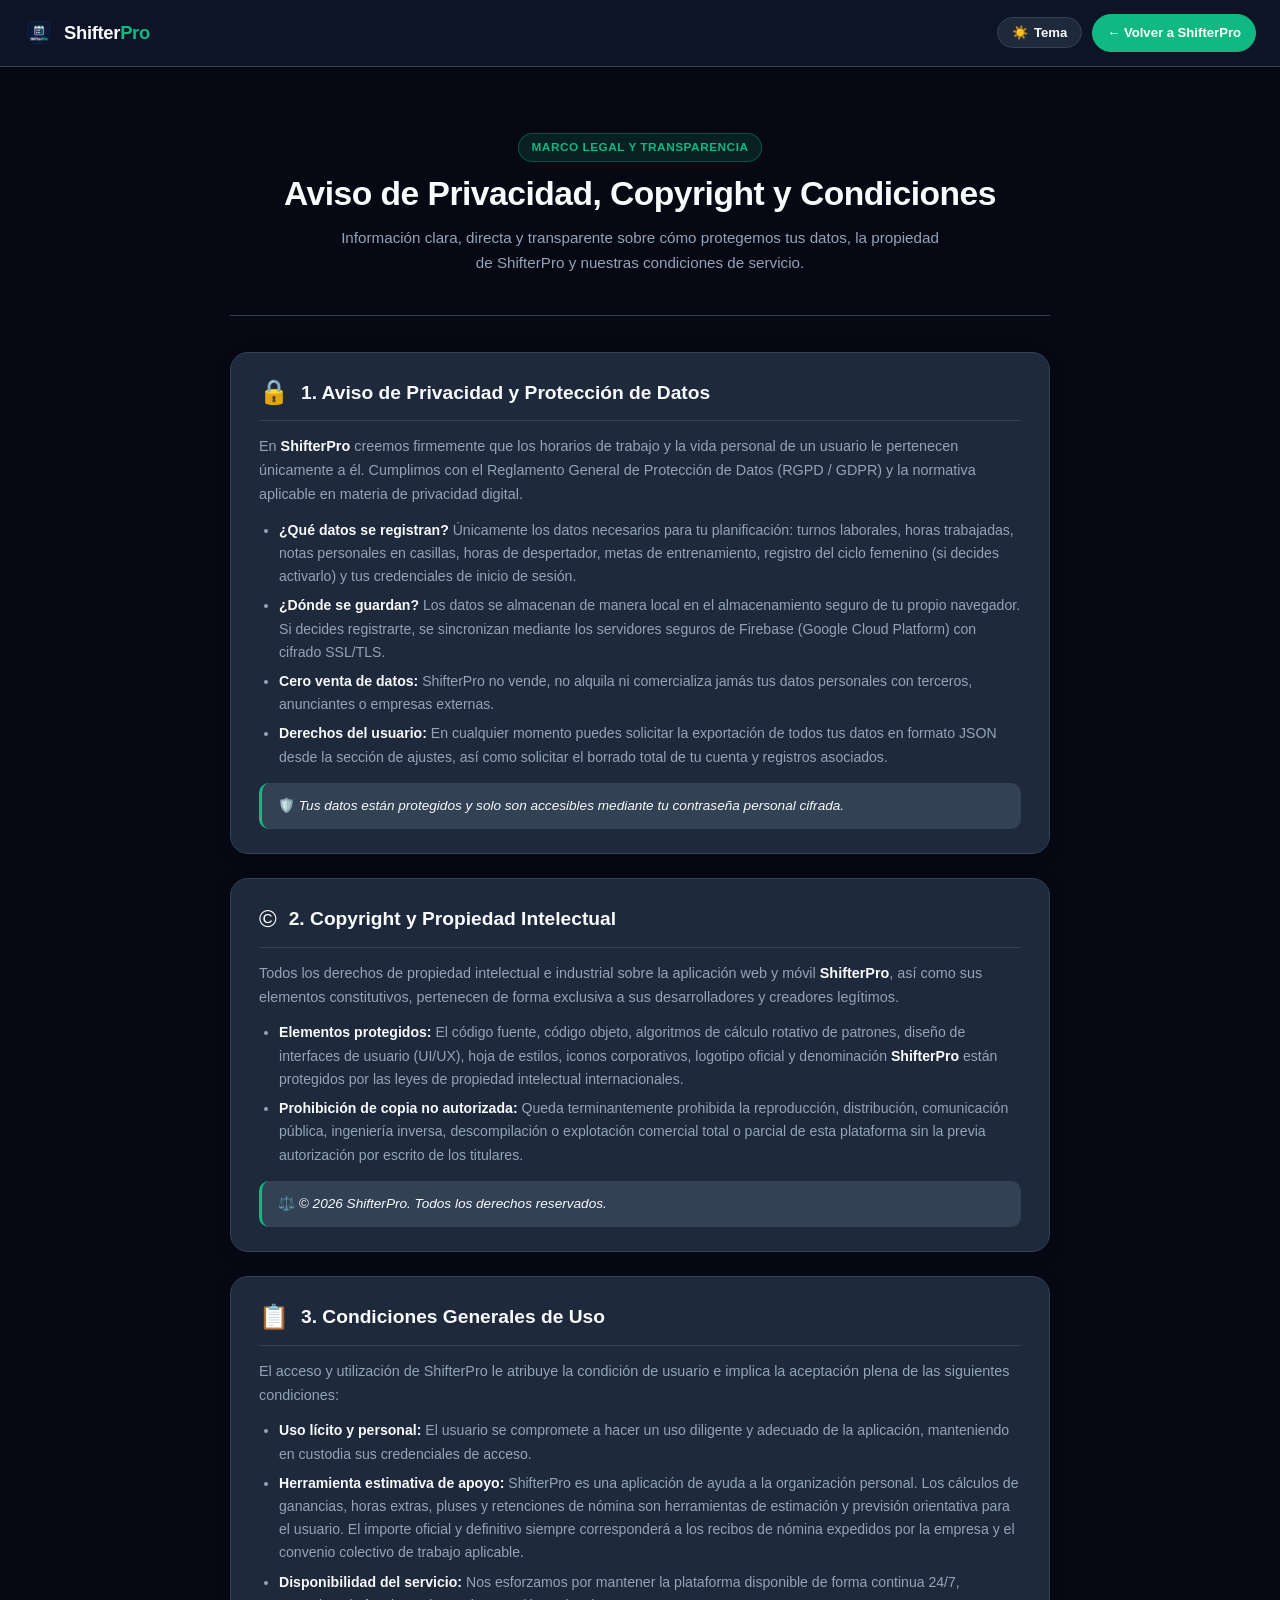
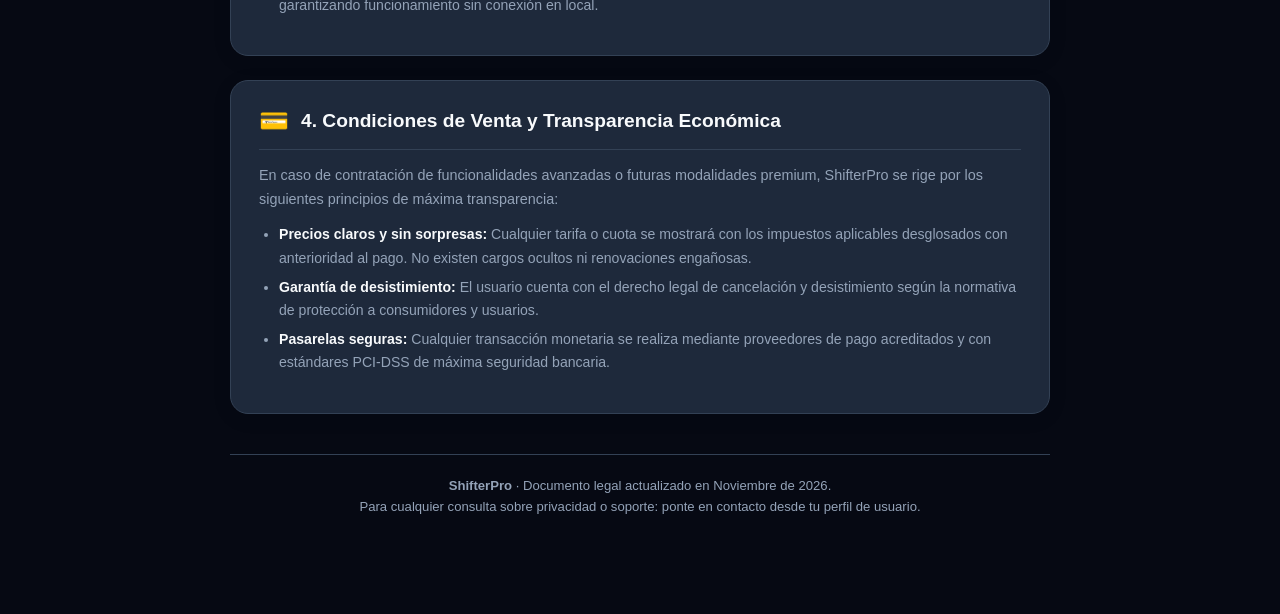
<file: legal.html>
<!DOCTYPE html>
<html lang="es" data-theme="dark">
<head>
    <meta charset="UTF-8">
    <meta name="viewport" content="width=device-width, initial-scale=1.0, maximum-scale=1.0, user-scalable=no, viewport-fit=cover">
    <title>Aviso de Privacidad, Copyright y Condiciones · ShifterPro</title>
    <link rel="icon" type="image/png" href="icono.png">
    <style>
        :root {
            --font-family: -apple-system, BlinkMacSystemFont, 'Segoe UI', Roboto, Helvetica, Arial, sans-serif;
            --bg-base: #060913;
            --bg-surface: #0f172a;
            --bg-card: #1e293b;
            --bg-subtle: #334155;
            --border: #334155;
            --text-main: #f8fafc;
            --text-muted: #94a3b8;
            --accent: #10b981;
            --accent-hover: #059669;
        }

        :root[data-theme="light"] {
            --bg-base: #f8fafc;
            --bg-surface: #ffffff;
            --bg-card: #ffffff;
            --bg-subtle: #f1f5f9;
            --border: #e2e8f0;
            --text-main: #0f172a;
            --text-muted: #64748b;
            --accent: #10b981;
            --accent-hover: #047857;
        }

        * {
            box-sizing: border-box;
            margin: 0;
            padding: 0;
            font-family: var(--font-family);
        }

        body {
            background-color: var(--bg-base);
            color: var(--text-main);
            line-height: 1.65;
            padding-bottom: 60px;
        }

        .legal-header {
            position: sticky;
            top: 0;
            z-index: 100;
            background: rgba(15, 23, 42, 0.9);
            -webkit-backdrop-filter: blur(12px);
            backdrop-filter: blur(12px);
            border-bottom: 1px solid var(--border);
            padding: 14px 24px;
            display: flex;
            align-items: center;
            justify-content: space-between;
            gap: 16px;
        }

        :root[data-theme="light"] .legal-header {
            background: rgba(255, 255, 255, 0.95);
        }

        .legal-brand {
            display: flex;
            align-items: center;
            gap: 10px;
        }

        .legal-brand__title {
            font-size: 1.15rem;
            font-weight: 800;
            letter-spacing: -0.3px;
        }

        .legal-brand__title span {
            color: var(--accent);
        }

        .header-actions {
            display: flex;
            align-items: center;
            gap: 10px;
        }

        .btn-link {
            display: inline-flex;
            align-items: center;
            gap: 6px;
            padding: 7px 14px;
            border-radius: 999px;
            font-size: 0.82rem;
            font-weight: 700;
            text-decoration: none;
            cursor: pointer;
            border: 1px solid var(--border);
            background: var(--bg-card);
            color: var(--text-main);
            transition: all 0.15s ease;
        }

        .btn-link:hover {
            background: var(--bg-subtle);
        }

        .btn-link--primary {
            background: var(--accent);
            border-color: var(--accent);
            color: #ffffff;
        }

        .btn-link--primary:hover {
            background: var(--accent-hover);
        }

        .legal-container {
            max-width: 860px;
            margin: 0 auto;
            padding: 36px 20px;
        }

        .hero-banner {
            text-align: center;
            padding: 30px 10px 40px;
            border-bottom: 1px solid var(--border);
            margin-bottom: 36px;
        }

        .hero-badge {
            display: inline-block;
            padding: 4px 12px;
            border-radius: 999px;
            background: rgba(16, 185, 129, 0.14);
            border: 1px solid rgba(16, 185, 129, 0.35);
            color: var(--accent);
            font-size: 0.74rem;
            font-weight: 800;
            text-transform: uppercase;
            letter-spacing: 0.5px;
            margin-bottom: 12px;
        }

        .hero-title {
            font-size: 2.1rem;
            font-weight: 900;
            letter-spacing: -0.5px;
            line-height: 1.2;
            margin-bottom: 10px;
        }

        .hero-title span {
            color: var(--accent);
        }

        .hero-desc {
            font-size: 0.95rem;
            color: var(--text-muted);
            max-width: 600px;
            margin: 0 auto;
        }

        .legal-card {
            background: var(--bg-card);
            border: 1px solid var(--border);
            border-radius: 18px;
            padding: 24px 28px;
            margin-bottom: 24px;
            box-shadow: 0 4px 20px rgba(0, 0, 0, 0.08);
        }

        .legal-card__header {
            display: flex;
            align-items: center;
            gap: 12px;
            margin-bottom: 14px;
            padding-bottom: 12px;
            border-bottom: 1px solid var(--border);
        }

        .legal-card__icon {
            font-size: 1.5rem;
            line-height: 1;
        }

        .legal-card__title {
            font-size: 1.2rem;
            font-weight: 800;
            color: var(--text-main);
        }

        .legal-card p {
            font-size: 0.9rem;
            color: var(--text-muted);
            margin-bottom: 12px;
        }

        .legal-card ul {
            font-size: 0.88rem;
            color: var(--text-muted);
            padding-left: 20px;
            margin-bottom: 14px;
        }

        .legal-card li {
            margin-bottom: 6px;
        }

        .legal-card strong {
            color: var(--text-main);
        }

        .highlight-box {
            background: var(--bg-subtle);
            border-left: 3px solid var(--accent);
            border-radius: 10px;
            padding: 12px 16px;
            font-size: 0.85rem;
            color: var(--text-main);
            margin-top: 14px;
        }

        .footer-note {
            text-align: center;
            font-size: 0.82rem;
            color: var(--text-muted);
            margin-top: 40px;
            padding-top: 20px;
            border-top: 1px solid var(--border);
        }

        @media (max-width: 600px) {
            .legal-header { padding: 12px 16px; }
            .hero-title { font-size: 1.65rem; }
            .legal-card { padding: 18px 20px; }
        }
    </style>
</head>
<body>

    <header class="legal-header">
        <div class="legal-brand">
            <img src="icono.png" alt="ShifterPro" style="width: 30px; height: 30px; border-radius: 8px; object-fit: cover;">
            <div class="legal-brand__title">Shifter<span>Pro</span></div>
        </div>
        <div class="header-actions">
            <button type="button" class="btn-link" id="btnToggleTheme">
                <span id="themeIcon">☀️</span> Tema
            </button>
            <a href="index.html" class="btn-link btn-link--primary">
                ← Volver a ShifterPro
            </a>
        </div>
    </header>

    <main class="legal-container">
        <div class="hero-banner">
            <span class="hero-badge">Marco Legal y Transparencia</span>
            <h1 class="hero-title">Aviso de Privacidad, Copyright y Condiciones</h1>
            <p class="hero-desc">
                Información clara, directa y transparente sobre cómo protegemos tus datos, la propiedad de ShifterPro y nuestras condiciones de servicio.
            </p>
        </div>

        <!-- 1. AVISO DE PRIVACIDAD -->
        <article class="legal-card">
            <div class="legal-card__header">
                <span class="legal-card__icon">🔒</span>
                <h2 class="legal-card__title">1. Aviso de Privacidad y Protección de Datos</h2>
            </div>
            <p>
                En <strong>ShifterPro</strong> creemos firmemente que los horarios de trabajo y la vida personal de un usuario le pertenecen únicamente a él. Cumplimos con el Reglamento General de Protección de Datos (RGPD / GDPR) y la normativa aplicable en materia de privacidad digital.
            </p>
            <ul>
                <li><strong>¿Qué datos se registran?</strong> Únicamente los datos necesarios para tu planificación: turnos laborales, horas trabajadas, notas personales en casillas, horas de despertador, metas de entrenamiento, registro del ciclo femenino (si decides activarlo) y tus credenciales de inicio de sesión.</li>
                <li><strong>¿Dónde se guardan?</strong> Los datos se almacenan de manera local en el almacenamiento seguro de tu propio navegador. Si decides registrarte, se sincronizan mediante los servidores seguros de Firebase (Google Cloud Platform) con cifrado SSL/TLS.</li>
                <li><strong>Cero venta de datos:</strong> ShifterPro no vende, no alquila ni comercializa jamás tus datos personales con terceros, anunciantes o empresas externas.</li>
                <li><strong>Derechos del usuario:</strong> En cualquier momento puedes solicitar la exportación de todos tus datos en formato JSON desde la sección de ajustes, así como solicitar el borrado total de tu cuenta y registros asociados.</li>
            </ul>
            <div class="highlight-box">
                🛡️ <em>Tus datos están protegidos y solo son accesibles mediante tu contraseña personal cifrada.</em>
            </div>
        </article>

        <!-- 2. COPYRIGHT Y PROPIEDAD INTELECTUAL -->
        <article class="legal-card">
            <div class="legal-card__header">
                <span class="legal-card__icon">©️</span>
                <h2 class="legal-card__title">2. Copyright y Propiedad Intelectual</h2>
            </div>
            <p>
                Todos los derechos de propiedad intelectual e industrial sobre la aplicación web y móvil <strong>ShifterPro</strong>, así como sus elementos constitutivos, pertenecen de forma exclusiva a sus desarrolladores y creadores legítimos.
            </p>
            <ul>
                <li><strong>Elementos protegidos:</strong> El código fuente, código objeto, algoritmos de cálculo rotativo de patrones, diseño de interfaces de usuario (UI/UX), hoja de estilos, iconos corporativos, logotipo oficial y denominación <strong>ShifterPro</strong> están protegidos por las leyes de propiedad intelectual internacionales.</li>
                <li><strong>Prohibición de copia no autorizada:</strong> Queda terminantemente prohibida la reproducción, distribución, comunicación pública, ingeniería inversa, descompilación o explotación comercial total o parcial de esta plataforma sin la previa autorización por escrito de los titulares.</li>
            </ul>
            <div class="highlight-box">
                ⚖️ <em>© 2026 ShifterPro. Todos los derechos reservados.</em>
            </div>
        </article>

        <!-- 3. CONDICIONES DE USO -->
        <article class="legal-card">
            <div class="legal-card__header">
                <span class="legal-card__icon">📋</span>
                <h2 class="legal-card__title">3. Condiciones Generales de Uso</h2>
            </div>
            <p>
                El acceso y utilización de ShifterPro le atribuye la condición de usuario e implica la aceptación plena de las siguientes condiciones:
            </p>
            <ul>
                <li><strong>Uso lícito y personal:</strong> El usuario se compromete a hacer un uso diligente y adecuado de la aplicación, manteniendo en custodia sus credenciales de acceso.</li>
                <li><strong>Herramienta estimativa de apoyo:</strong> ShifterPro es una aplicación de ayuda a la organización personal. Los cálculos de ganancias, horas extras, pluses y retenciones de nómina son herramientas de estimación y previsión orientativa para el usuario. El importe oficial y definitivo siempre corresponderá a los recibos de nómina expedidos por la empresa y el convenio colectivo de trabajo aplicable.</li>
                <li><strong>Disponibilidad del servicio:</strong> Nos esforzamos por mantener la plataforma disponible de forma continua 24/7, garantizando funcionamiento sin conexión en local.</li>
            </ul>
        </article>

        <!-- 4. CONDICIONES DE VENTA Y SUSCRIPCIONES -->
        <article class="legal-card">
            <div class="legal-card__header">
                <span class="legal-card__icon">💳</span>
                <h2 class="legal-card__title">4. Condiciones de Venta y Transparencia Económica</h2>
            </div>
            <p>
                En caso de contratación de funcionalidades avanzadas o futuras modalidades premium, ShifterPro se rige por los siguientes principios de máxima transparencia:
            </p>
            <ul>
                <li><strong>Precios claros y sin sorpresas:</strong> Cualquier tarifa o cuota se mostrará con los impuestos aplicables desglosados con anterioridad al pago. No existen cargos ocultos ni renovaciones engañosas.</li>
                <li><strong>Garantía de desistimiento:</strong> El usuario cuenta con el derecho legal de cancelación y desistimiento según la normativa de protección a consumidores y usuarios.</li>
                <li><strong>Pasarelas seguras:</strong> Cualquier transacción monetaria se realiza mediante proveedores de pago acreditados y con estándares PCI-DSS de máxima seguridad bancaria.</li>
            </ul>
        </article>

        <footer class="footer-note">
            <p>
                <strong>ShifterPro</strong> · Documento legal actualizado en Noviembre de 2026.<br>
                Para cualquier consulta sobre privacidad o soporte: ponte en contacto desde tu perfil de usuario.
            </p>
        </footer>
    </main>

    <script>
        const btnToggleTheme = document.getElementById('btnToggleTheme');
        const themeIcon = document.getElementById('themeIcon');
        btnToggleTheme.addEventListener('click', () => {
            const current = document.documentElement.getAttribute('data-theme') || 'dark';
            const next = current === 'dark' ? 'light' : 'dark';
            document.documentElement.setAttribute('data-theme', next);
            themeIcon.textContent = next === 'dark' ? '☀️' : '🌙';
        });
    </script>
</body>
</html>
</file>
